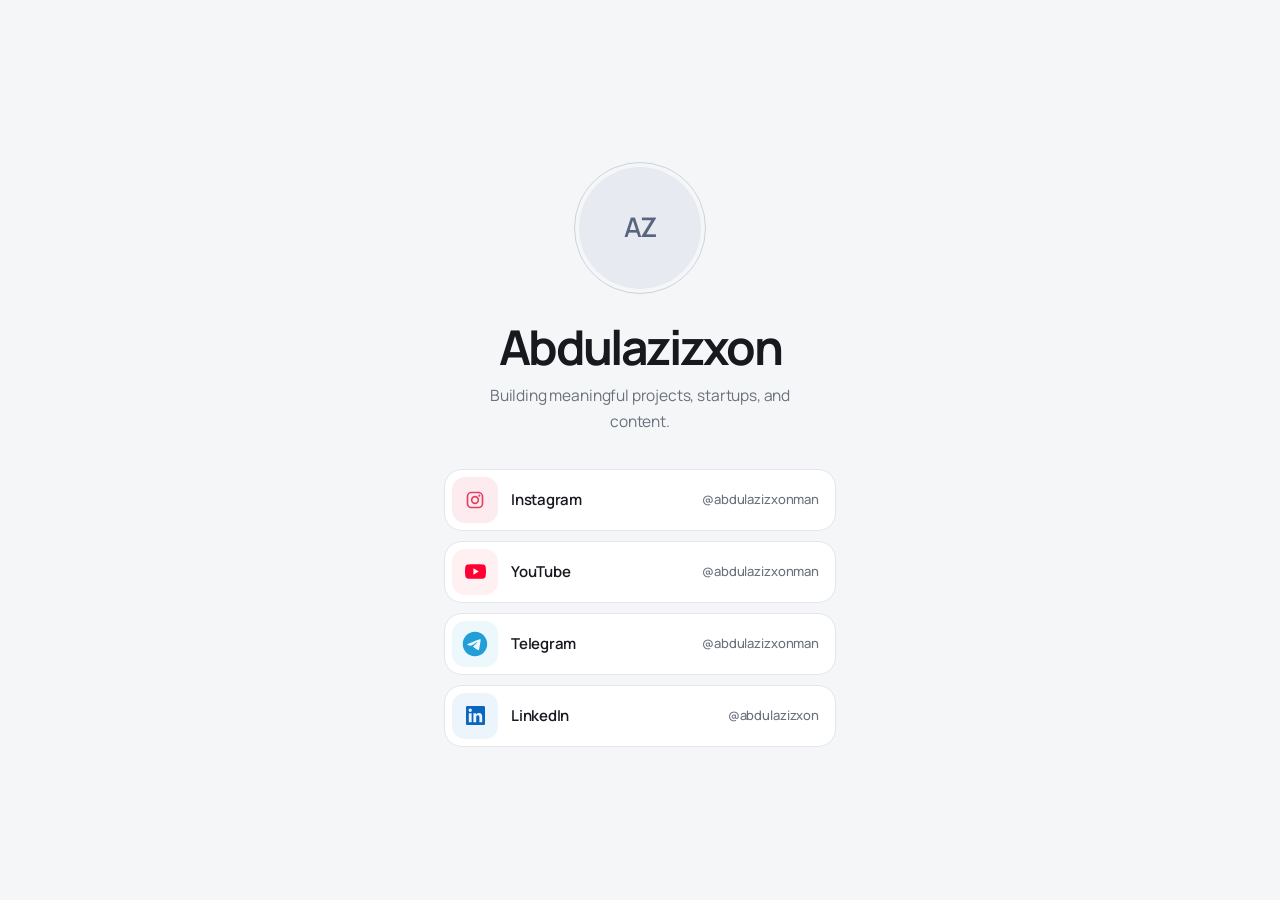
<file: index.html>
<!DOCTYPE html>
<html lang="en">
<head>
  <meta charset="utf-8">

  <meta
    name="viewport"
    content="width=device-width, initial-scale=1, viewport-fit=cover"
  >

  <meta name="color-scheme" content="light">

  <title>Abdulazizxon's Links</title>

  <meta
    name="description"
    content="Abdulazizxon — building meaningful projects, startups, and content."
  >

  <link rel="preconnect" href="https://fonts.googleapis.com">
  <link rel="preconnect" href="https://fonts.gstatic.com" crossorigin>

  <link
    href="https://fonts.googleapis.com/css2?family=Manrope:wght@400;500;600;700&display=swap"
    rel="stylesheet"
  >
  <link rel="stylesheet" href="static/links.css">

  
</head>

<body>

  <main class="page">

    <!-- PROFILE PHOTO -->

    <div class="portrait">

      <div
        class="portrait-frame"
        role="img"
        aria-label="Photo of Abdulazizxon"
      >
        AZ

        <!--
        Replace AZ with your photo:

        <img
          src="your-photo.jpg"
          alt="Abdulazizxon"
        >
        -->
      </div>

    </div>


    <!-- PROFILE -->

    <section class="identity">

      <h1>Abdulazizxon</h1>

      <p class="tagline">
        Building meaningful projects, startups, and content.
      </p>

    </section>


    <!-- SOCIAL LINKS -->

    <ul class="links">


      <!-- INSTAGRAM -->

      <li>

        <a
          class="link instagram"
          href="https://instagram.com/abdulazizxonman"
          target="_blank"
          rel="noopener noreferrer"
          aria-label="Abdulazizxon on Instagram"
        >

          <span class="tile">

            <svg
              class="brand-icon"
              viewBox="0 0 24 24"
              aria-hidden="true"
            >
              <path d="M7.8 2h8.4C19.4 2 22 4.6 22 7.8v8.4c0 3.2-2.6 5.8-5.8 5.8H7.8C4.6 22 2 19.4 2 16.2V7.8C2 4.6 4.6 2 7.8 2zm-.2 2A3.6 3.6 0 0 0 4 7.6v8.8A3.6 3.6 0 0 0 7.6 20h8.8a3.6 3.6 0 0 0 3.6-3.6V7.6A3.6 3.6 0 0 0 16.4 4H7.6zm9.65 1.5a1.25 1.25 0 1 1 0 2.5 1.25 1.25 0 0 1 0-2.5zM12 7a5 5 0 1 1 0 10 5 5 0 0 1 0-10zm0 2a3 3 0 1 0 0 6 3 3 0 0 0 0-6z"/>
            </svg>

          </span>

          <span class="platform">

            <span class="name">
              Instagram
            </span>

            <span class="mobile-handle">
              @abdulazizxonman
            </span>

          </span>

          <span class="handle">
            @abdulazizxonman
          </span>

        </a>

      </li>


      <!-- YOUTUBE -->

      <li>

        <a
          class="link youtube"
          href="https://youtube.com/@abdulazizxonman"
          target="_blank"
          rel="noopener noreferrer"
          aria-label="Abdulazizxon on YouTube"
        >

          <span class="tile">

            <svg
              class="brand-icon"
              viewBox="0 0 24 24"
              aria-hidden="true"
            >
              <path d="M23.5 6.2a3 3 0 0 0-2.1-2.1C19.5 3.6 12 3.6 12 3.6s-7.5 0-9.4.5A3 3 0 0 0 .5 6.2 31.1 31.1 0 0 0 0 12a31.1 31.1 0 0 0 .5 5.8 3 3 0 0 0 2.1 2.1c1.9.5 9.4.5 9.4.5s7.5 0 9.4-.5a3 3 0 0 0 2.1-2.1A31.1 31.1 0 0 0 24 12a31.1 31.1 0 0 0-.5-5.8zM9.6 15.6V8.4L15.8 12l-6.2 3.6z"/>
            </svg>

          </span>

          <span class="platform">

            <span class="name">
              YouTube
            </span>

            <span class="mobile-handle">
              @abdulazizxonman
            </span>

          </span>

          <span class="handle">
            @abdulazizxonman
          </span>

        </a>

      </li>


      <!-- TELEGRAM -->

      <li>
        <a
            class="link telegram"
            href="https://t.me/abdulazizxonman"
            target="_blank"
            rel="noopener noreferrer"
            aria-label="Abdulazizxon on Telegram"
        >
            <span class="tile">
            <svg
                class="brand-icon telegram-custom-icon"
                viewBox="0 0 32 32"
                xmlns="http://www.w3.org/2000/svg"
                aria-hidden="true"
                fill="currentColor"
            >
                <title>telegram</title>
                <path d="M22.122 10.040c0.006-0 0.014-0 0.022-0 0.209 0 0.403 0.065 0.562 0.177l-0.003-0.002c0.116 0.101 0.194 0.243 0.213 0.403l0 0.003c0.020 0.122 0.031 0.262 0.031 0.405 0 0.065-0.002 0.129-0.007 0.193l0-0.009c-0.225 2.369-1.201 8.114-1.697 10.766-0.21 1.123-0.623 1.499-1.023 1.535-0.869 0.081-1.529-0.574-2.371-1.126-1.318-0.865-2.063-1.403-3.342-2.246-1.479-0.973-0.52-1.51 0.322-2.384 0.221-0.23 4.052-3.715 4.127-4.031 0.004-0.019 0.006-0.040 0.006-0.062 0-0.078-0.029-0.149-0.076-0.203l0 0c-0.052-0.034-0.117-0.053-0.185-0.053-0.045 0-0.088 0.009-0.128 0.024l0.002-0.001q-0.198 0.045-6.316 4.174c-0.445 0.351-1.007 0.573-1.619 0.599l-0.006 0c-0.867-0.105-1.654-0.298-2.401-0.573l0.074 0.024c-0.938-0.306-1.683-0.467-1.619-0.985q0.051-0.404 1.114-0.827 6.548-2.853 8.733-3.761c1.607-0.853 3.47-1.555 5.429-2.010l0.157-0.031zM15.93 1.025c-8.302 0.020-15.025 6.755-15.025 15.060 0 8.317 6.742 15.060 15.060 15.060s15.060-6.742 15.060-15.060c0-8.305-6.723-15.040-15.023-15.060h-0.002q-0.035-0-0.070 0z"></path>
            </svg>
            </span>

            <span class="platform">
            <span class="name">Telegram</span>
            <span class="mobile-handle">@abdulazizxonman</span>
            </span>

            <span class="handle">@abdulazizxonman</span>
        </a>
      </li>

      <!-- LINKEDIN -->

      <li>

        <a
          class="link linkedin"
          href="https://linkedin.com/in/abdulazizxon"
          target="_blank"
          rel="noopener noreferrer"
          aria-label="Abdulazizxon on LinkedIn"
        >

          <span class="tile">

            <svg
              class="brand-icon"
              viewBox="0 0 24 24"
              aria-hidden="true"
            >
              <path d="M20.45 20.45h-3.56v-5.57c0-1.33-.03-3.04-1.85-3.04-1.85 0-2.14 1.45-2.14 2.94v5.67H9.35V9h3.41v1.56h.05c.48-.9 1.64-1.85 3.37-1.85 3.6 0 4.27 2.37 4.27 5.46v6.28zM5.34 7.43a2.06 2.06 0 1 1 0-4.12 2.06 2.06 0 0 1 0 4.12zm1.78 13.02H3.56V9h3.56v11.45zM22.22 0H1.77C.79 0 0 .77 0 1.73v20.54C0 23.23.79 24 1.77 24h20.45c.98 0 1.78-.77 1.78-1.73V1.73C24 .77 23.2 0 22.22 0z"/>
            </svg>

          </span>

          <span class="platform">

            <span class="name">
              LinkedIn
            </span>

            <span class="mobile-handle">
              @abdulazizxon
            </span>

          </span>

          <span class="handle">
            @abdulazizxon
          </span>

        </a>

      </li>

    </ul>

  </main>

</body>
</html>
</file>
<file: static/links.css>
:root {
    color-scheme: light;

    --bg: #f5f6f8;
    --surface: #ffffff;
    --surface-hover: #fafbfc;

    --ink: #17191e;
    --muted: #69707d;

    --line: #e2e5ea;
    --line-strong: #cdd2db;
    --line-hover: #c9ced7;

    --portrait: #e7eaf0;
    --portrait-ink: #59657e;

    --instagram: #e4405f;
    --instagram-soft: #fcecef;

    --youtube: #ff0033;
    --youtube-soft: #fff0f2;

    --telegram: #229ed9;
    --telegram-soft: #edf8fc;

    --linkedin: #0a66c2;
    --linkedin-soft: #edf5fc;

    --font:
    "Manrope",
    -apple-system,
    BlinkMacSystemFont,
    "Segoe UI",
    Roboto,
    Helvetica,
    Arial,
    sans-serif;

    box-sizing: border-box;
}

*,
*::before,
*::after {
    box-sizing: inherit;
}

html {
    min-height: 100%;
    background: var(--bg);
}

body {
    margin: 0;
    min-height: 100vh;

    background: var(--bg);
    color: var(--ink);

    font-family: var(--font);
    font-size: 16px;
    line-height: 1.5;

    -webkit-font-smoothing: antialiased;
    text-rendering: optimizeLegibility;
}

a {
    -webkit-tap-highlight-color: transparent;
}

.page {
    width: min(100%, 440px);

    min-height: 100vh;
    min-height: 100svh;

    margin: 0 auto;

    padding:
    max(48px, env(safe-area-inset-top))
    24px
    max(40px, env(safe-area-inset-bottom));

    display: flex;
    flex-direction: column;

    align-items: center;
    justify-content: center;

    text-align: center;

    animation: page-in 550ms cubic-bezier(.22, 1, .36, 1) both;
}

@keyframes page-in {
    from {
    opacity: 0;
    transform: translateY(8px);
    }

    to {
    opacity: 1;
    transform: translateY(0);
    }
}

/* PROFILE */

.portrait {
    width: 132px;
    height: 132px;

    margin-bottom: 28px;
    padding: 4px;

    background: var(--bg);

    border: 1px solid var(--line-strong);
    border-radius: 50%;
}

.portrait-frame {
    width: 100%;
    height: 100%;

    display: grid;
    place-items: center;

    overflow: hidden;

    border-radius: 50%;

    background: var(--portrait);
    color: var(--portrait-ink);

    font-size: 27px;
    font-weight: 600;
    letter-spacing: -0.04em;
}

.portrait-frame img {
    display: block;

    width: 100%;
    height: 100%;

    object-fit: cover;
    object-position: center;
}

/* IDENTITY */

.identity {
    width: 100%;
}

h1 {
    margin: 0;

    color: var(--ink);

    font-size: clamp(2.2rem, 10vw, 3rem);
    font-weight: 700;

    line-height: 1.06;
    letter-spacing: -0.055em;
}

.tagline {
    max-width: 340px;

    margin: 11px auto 0;

    color: var(--muted);

    font-size: 15.5px;
    font-weight: 400;

    line-height: 1.65;
    letter-spacing: -0.01em;
}

/* LINKS */

.links {
    width: 100%;

    margin: 34px 0 0;
    padding: 0;

    display: grid;
    gap: 10px;

    list-style: none;
}

.link {
    min-height: 62px;

    padding: 7px 16px 7px 7px;

    display: grid;

    grid-template-columns:
    46px
    minmax(0, 1fr)
    auto;

    align-items: center;
    gap: 13px;

    background: var(--surface);
    color: var(--ink);

    border: 1px solid var(--line);
    border-radius: 18px;

    text-align: left;
    text-decoration: none;

    transition:
    transform 180ms ease,
    border-color 180ms ease,
    background-color 180ms ease;
}

.link:hover {
    transform: translateY(-2px);

    background: var(--surface-hover);
    border-color: var(--line-hover);
}

.link:active {
    transform: translateY(0);
}

.link:focus-visible {
    outline: 2px solid var(--ink);
    outline-offset: 3px;
}

/* ICONS */

.tile {
    width: 46px;
    height: 46px;

    display: grid;
    place-items: center;

    border-radius: 13px;

    transition:
    background-color 180ms ease,
    transform 180ms ease;
}

.brand-icon {
    display: block;

    width: 20px;
    height: 20px;

    fill: currentColor;

    transition:
    color 180ms ease,
    transform 180ms ease;
}

.instagram .tile {
    color: var(--instagram);
    background: var(--instagram-soft);
}

.youtube .tile {
    color: var(--youtube);
    background: var(--youtube-soft);
}
.telegram-custom-icon {
  width: 26px;
  height: 26px;
}
.telegram .tile {
    color: var(--telegram);
    background: var(--telegram-soft);
}

.linkedin .tile {
    color: var(--linkedin);
    background: var(--linkedin-soft);
}

.instagram:hover .tile {
    background: var(--instagram);
    color: #ffffff;
}

.youtube:hover .tile {
    background: var(--youtube);
    color: #ffffff;
}

.telegram:hover .tile {
    background: var(--telegram);
    color: #ffffff;
}

.linkedin:hover .tile {
    background: var(--linkedin);
    color: #ffffff;
}

.link:hover .tile {
    transform: scale(0.96);
}

.link:hover .brand-icon {
    transform: scale(0.94);
}

.youtube .brand-icon {
    width: 21px;
    height: 21px;
}

.linkedin .brand-icon {
    width: 19px;
    height: 19px;
}

/* TEXT */

.platform {
    min-width: 0;
}

.name {
    display: block;

    color: var(--ink);

    font-size: 15px;
    font-weight: 600;

    line-height: 1.3;
    letter-spacing: -0.015em;
}

.handle {
    max-width: 150px;

    color: var(--muted);

    font-size: 13px;
    font-weight: 500;

    letter-spacing: -0.01em;

    white-space: nowrap;
    overflow: hidden;
    text-overflow: ellipsis;
}

.mobile-handle {
    display: none;

    margin-top: 2px;

    color: var(--muted);

    font-size: 12.5px;
    font-weight: 400;

    white-space: nowrap;
    overflow: hidden;
    text-overflow: ellipsis;
}

/* MOBILE */

@media (max-width: 420px) {
    .page {
    padding-left: 18px;
    padding-right: 18px;
    }

    .portrait {
    width: 122px;
    height: 122px;

    margin-bottom: 25px;
    }

    h1 {
    font-size: 2.35rem;
    }

    .tagline {
    max-width: 300px;
    font-size: 15px;
    }

    .links {
    margin-top: 30px;
    }

    .link {
    grid-template-columns:
        44px
        minmax(0, 1fr);

    padding-right: 12px;
    }

    .tile {
    width: 44px;
    height: 44px;
    }

    .handle {
    display: none;
    }

    .mobile-handle {
    display: block;
    }
}

@media (prefers-reduced-motion: reduce) {
    .page {
    animation: none;
    }

    .link,
    .tile,
    .brand-icon {
    transition: none;
    }
}
</file>
